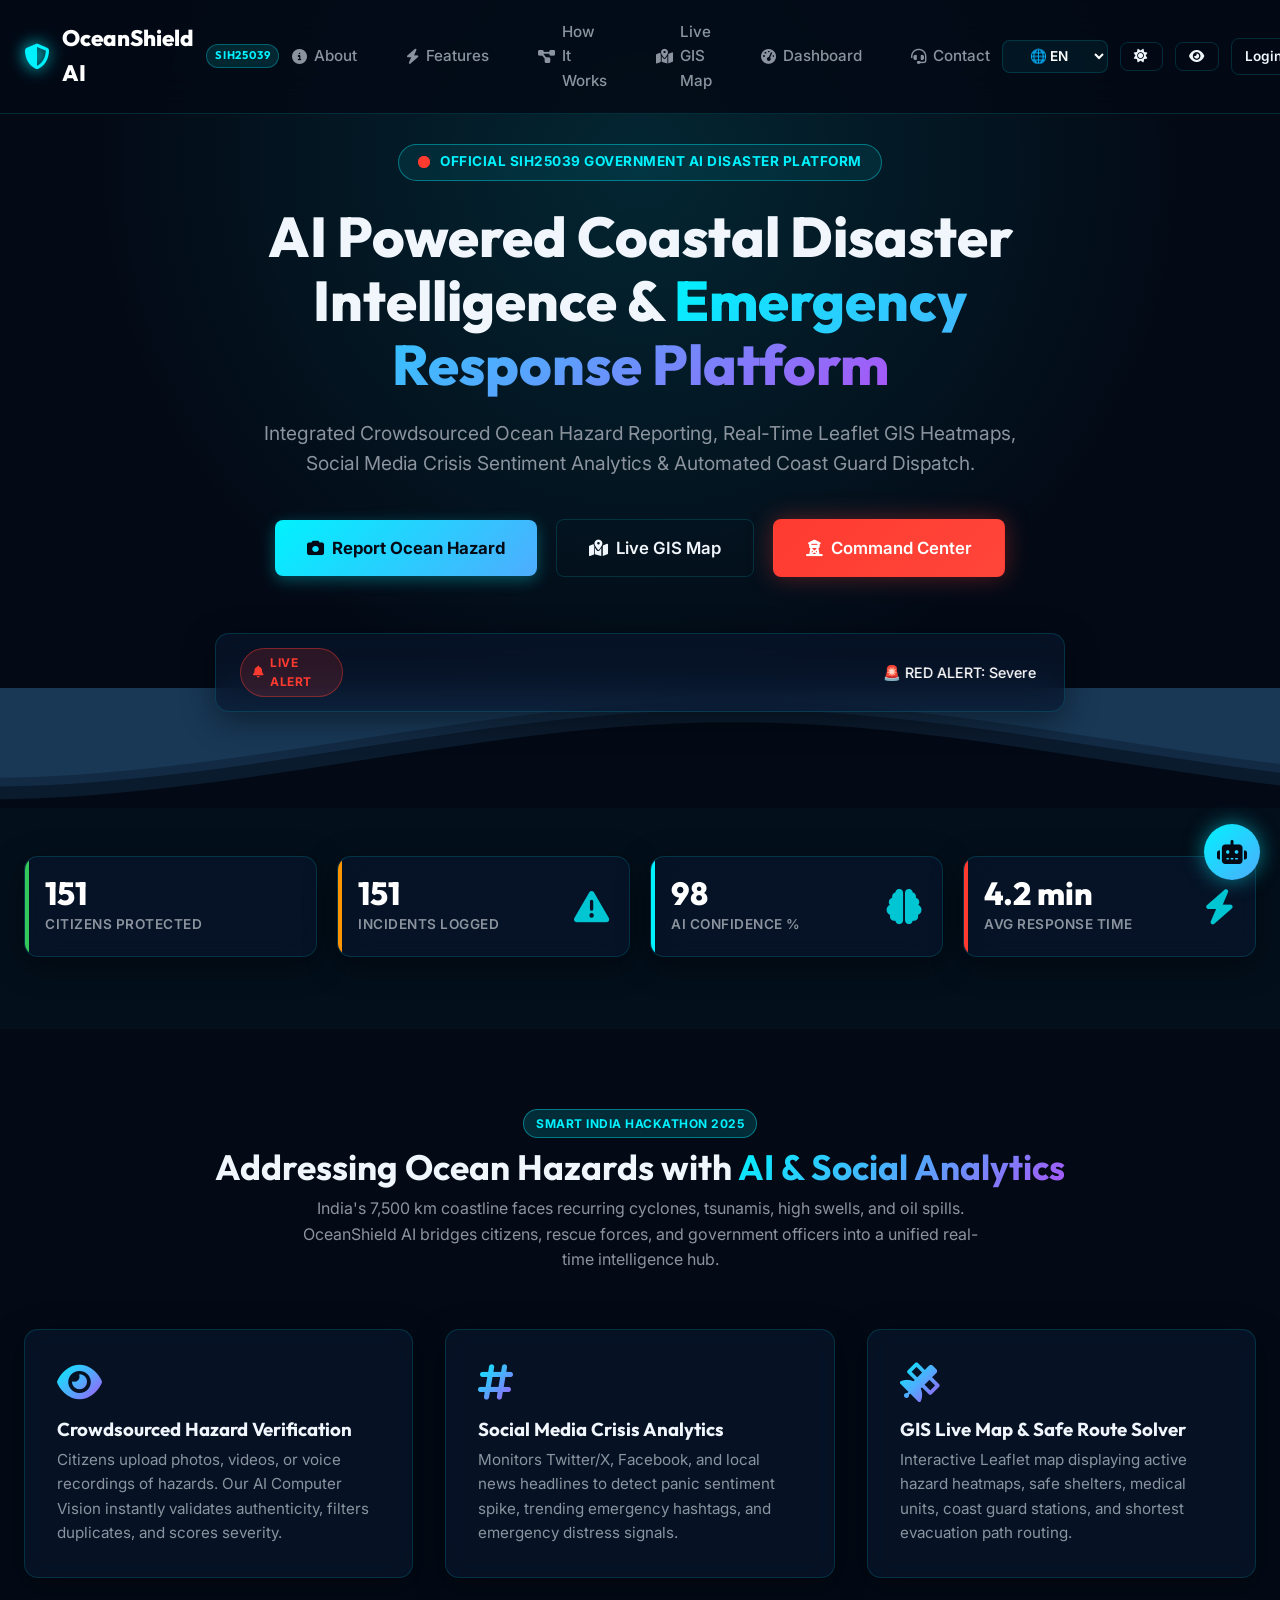
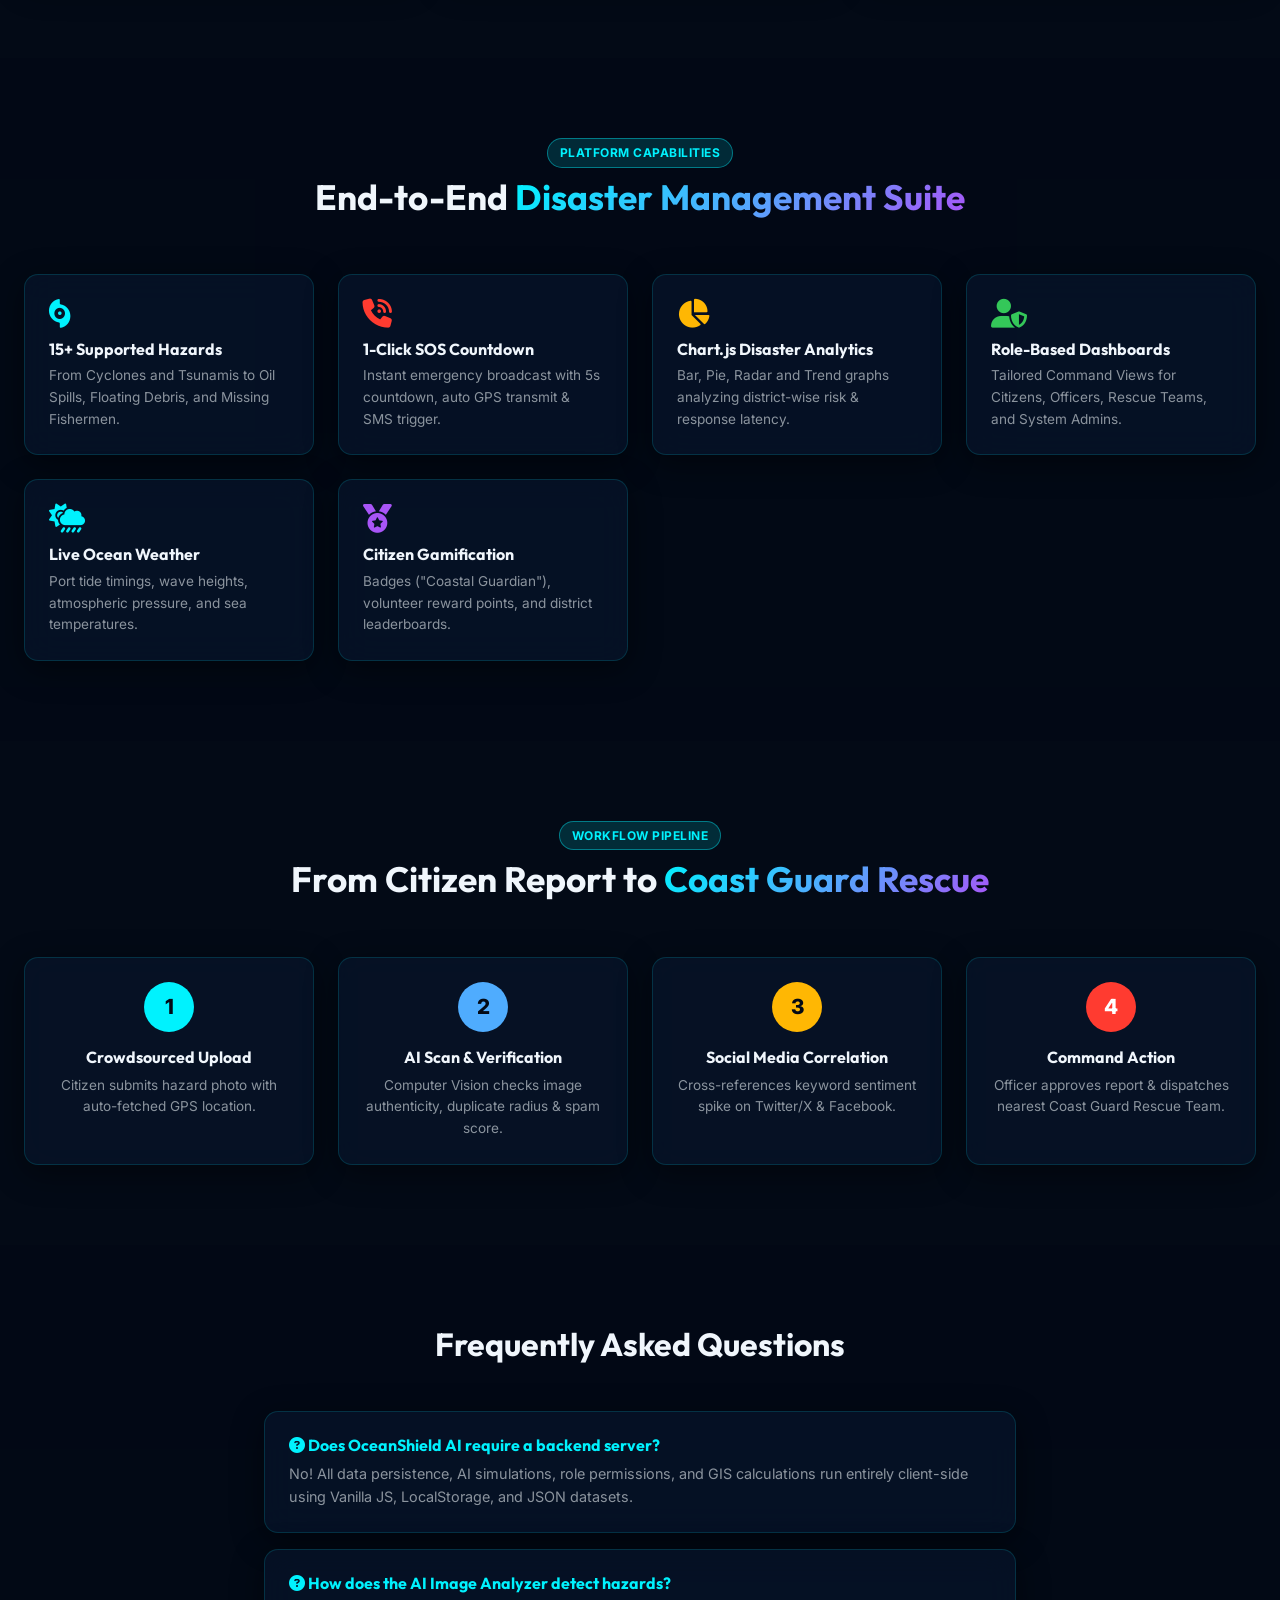
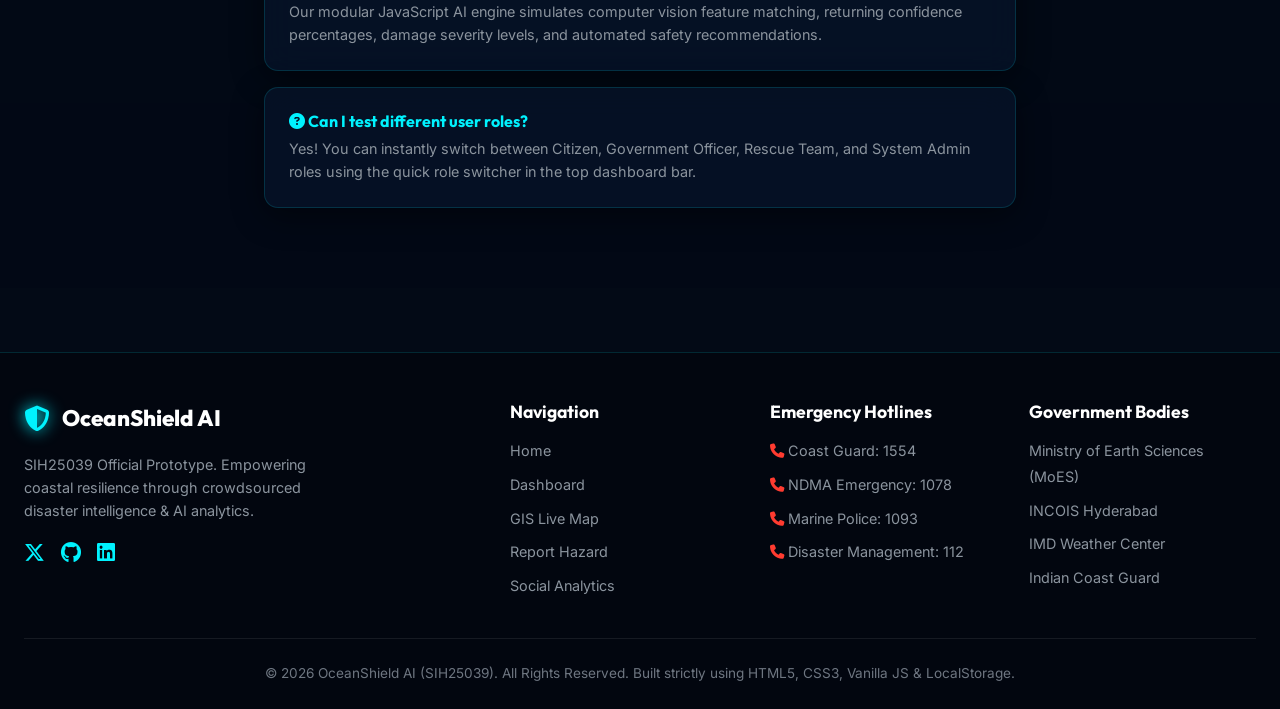
<file: index.html>
<!DOCTYPE html>
<html lang="en" data-theme="dark">
<head>
  <meta charset="UTF-8">
  <meta name="viewport" content="width=device-width, initial-scale=1.0">
  <title>OceanShield AI - Integrated Platform for Crowdsourced Ocean Hazard Reporting & Social Analytics</title>
  <meta name="description" content="AI Powered Coastal Disaster Intelligence & Emergency Response Platform for SIH25039. Instant hazard verification, GIS mapping, and command center response.">
  
  <!-- CSS Dependencies -->
  <link rel="stylesheet" href="https://cdnjs.cloudflare.com/ajax/libs/font-awesome/6.4.0/css/all.min.css">
  <link rel="stylesheet" href="css/style.css">
  <link rel="stylesheet" href="css/dashboard.css">
  <link rel="stylesheet" href="css/animations.css">
  <link rel="stylesheet" href="css/responsive.css">
</head>
<body>

  <!-- Animated Splash Screen -->
  <div id="splash-screen">
    <div class="splash-spinner"></div>
    <h2 class="text-gradient" style="font-size: 1.8rem; font-family: var(--font-heading);">OceanShield AI</h2>
    <p style="color: var(--text-muted); font-size: 0.9rem; margin-top: 0.4rem;">Initializing Coastal Disaster Intelligence System...</p>
  </div>

  <!-- Navigation Bar -->
  <nav class="navbar">
    <div class="container navbar-inner">
      <a href="index.html" class="brand-logo">
        <i class="fa-solid fa-shield-halved"></i>
        <span>OceanShield AI</span>
        <span class="emblem-tag">SIH25039</span>
      </a>

      <ul class="nav-links" id="nav-links">
        <li><a href="#about" class="nav-link"><i class="fa-solid fa-circle-info"></i> About</a></li>
        <li><a href="#features" class="nav-link"><i class="fa-solid fa-bolt"></i> Features</a></li>
        <li><a href="#how-it-works" class="nav-link"><i class="fa-solid fa-diagram-project"></i> How It Works</a></li>
        <li><a href="map.html" class="nav-link"><i class="fa-solid fa-map-location-dot"></i> Live GIS Map</a></li>
        <li><a href="dashboard.html" class="nav-link"><i class="fa-solid fa-gauge-high"></i> Dashboard</a></li>
        <li><a href="#contact" class="nav-link"><i class="fa-solid fa-headset"></i> Contact</a></li>
      </ul>

      <div class="nav-actions">
        <!-- Language Switcher -->
        <select onchange="changeLanguage(this.value)" class="btn btn-outline btn-sm" style="background: rgba(0,242,254,0.05); color: #fff; font-weight: 600;">
          <option value="en" selected>🌐 EN</option>
          <option value="tn">🌐 Tamil</option>
          <option value="hi">🌐 Hindi</option>
        </select>

        <!-- Theme Toggle -->
        <button id="theme-toggle-btn" class="btn btn-outline btn-sm" title="Toggle Theme">
          <i class="fa-solid fa-sun"></i>
        </button>

        <!-- High Contrast Accessibility Toggle -->
        <button id="accessibility-toggle-btn" class="btn btn-outline btn-sm" title="High Contrast Mode">
          <i class="fa-solid fa-eye"></i>
        </button>

        <a href="login.html" class="btn btn-outline btn-sm">Login</a>
        <a href="dashboard.html" class="btn btn-primary btn-sm">Launch Portal</a>
        <button class="mobile-menu-btn" id="mobile-menu-btn"><i class="fa-solid fa-bars"></i></button>
      </div>
    </div>
  </nav>

  <!-- Hero Section -->
  <section class="hero" style="position: relative; padding: 9rem 0 6rem; overflow: hidden; background: radial-gradient(circle at 50% 20%, rgba(0, 242, 254, 0.12) 0%, transparent 60%);">
    <div class="container" style="position: relative; z-index: 5; text-align: center;">
      
      <div style="display: inline-flex; align-items: center; gap: 0.6rem; padding: 0.4rem 1.2rem; background: rgba(0, 242, 254, 0.08); border: 1px solid var(--border-glow); border-radius: var(--radius-full); margin-bottom: 1.5rem;" class="glow-border">
        <span class="pulse-beacon critical"></span>
        <span style="font-size: 0.85rem; font-weight: 700; color: var(--cyan-primary); letter-spacing: 0.5px;">OFFICIAL SIH25039 GOVERNMENT AI DISASTER PLATFORM</span>
      </div>

      <h1 class="hero-title" style="font-size: 3.5rem; font-weight: 800; max-width: 900px; margin: 0 auto 1.25rem; line-height: 1.15;" data-i18n="heroTitle">
        AI Powered Coastal Disaster Intelligence & <span class="text-gradient">Emergency Response Platform</span>
      </h1>

      <p style="font-size: 1.2rem; color: var(--text-muted); max-width: 760px; margin: 0 auto 2.5rem;" data-i18n="tagline">
        Integrated Crowdsourced Ocean Hazard Reporting, Real-Time Leaflet GIS Heatmaps, Social Media Crisis Sentiment Analytics & Automated Coast Guard Dispatch.
      </p>

      <div style="display: flex; align-items: center; justify-content: center; gap: 1.2rem; flex-wrap: wrap;">
        <a href="report.html" class="btn btn-primary" style="padding: 0.9rem 2rem; font-size: 1.05rem;" data-i18n="reportHazard">
          <i class="fa-solid fa-camera"></i> Report Ocean Hazard
        </a>
        <a href="map.html" class="btn btn-outline" style="padding: 0.9rem 2rem; font-size: 1.05rem;" data-i18n="liveMap">
          <i class="fa-solid fa-map-location-dot"></i> Live GIS Map
        </a>
        <a href="dashboard.html" class="btn btn-danger" style="padding: 0.9rem 2rem; font-size: 1.05rem;">
          <i class="fa-solid fa-tower-observation"></i> Command Center
        </a>
      </div>

      <!-- Quick Live Alert Ticker -->
      <div class="glass-card" style="max-width: 850px; margin: 3.5rem auto 0; padding: 0.9rem 1.5rem; display: flex; align-items: center; gap: 1rem; text-align: left;">
        <span class="badge badge-critical"><i class="fa-solid fa-bell"></i> LIVE ALERT</span>
        <marquee style="font-size: 0.9rem; color: #fff; font-weight: 500;">
          🚨 RED ALERT: Severe Cyclonic Storm approaching North AP Coast | Orange Swell Surge Warning active for Marina Beach, Chennai | Coast Guard Boats on High Standby.
        </marquee>
      </div>
    </div>

    <!-- Animated Waves Layer -->
    <div class="wave-container">
      <svg class="wave-svg" viewBox="0 24 150 28" preserveAspectRatio="none">
        <defs>
          <path id="gentle-wave" d="M-160 44c30 0 58-18 88-18s 58 18 88 18 58-18 88-18 58 18 88 18 v44h-352z" />
        </defs>
        <g class="wave-path">
          <use href="#gentle-wave" x="48" y="0" />
          <use href="#gentle-wave" x="48" y="3" />
          <use href="#gentle-wave" x="48" y="5" />
        </g>
      </svg>
    </div>
  </section>

  <!-- Statistics Counters -->
  <section style="padding: 3rem 0; background: rgba(0, 242, 254, 0.02); border-y: 1px solid var(--border-color);">
    <div class="container stats-grid">
      <div class="glass-card stat-card success">
        <div class="stat-info">
          <h3 id="stat-citizens">1450000</h3>
          <p data-i18n="citizensHelped">Citizens Protected</p>
        </div>
        <i class="fa-solid fa-users-shield stat-icon"></i>
      </div>

      <div class="glass-card stat-card warning">
        <div class="stat-info">
          <h3 id="stat-incidents">12480</h3>
          <p data-i18n="incidentsLogged">Incidents Logged</p>
        </div>
        <i class="fa-solid fa-triangle-exclamation stat-icon"></i>
      </div>

      <div class="glass-card stat-card">
        <div class="stat-info">
          <h3 id="stat-accuracy">98</h3>
          <p data-i18n="aiAccuracy">AI Confidence %</p>
        </div>
        <i class="fa-solid fa-brain stat-icon"></i>
      </div>

      <div class="glass-card stat-card critical">
        <div class="stat-info">
          <h3>4.2 min</h3>
          <p>Avg Response Time</p>
        </div>
        <i class="fa-solid fa-bolt stat-icon"></i>
      </div>
    </div>
  </section>

  <!-- About & Problem Statement Section -->
  <section id="about" style="padding: 5rem 0;">
    <div class="container">
      <div style="text-align: center; margin-bottom: 3.5rem;">
        <span class="badge badge-info" style="margin-bottom: 0.5rem;">SMART INDIA HACKATHON 2025</span>
        <h2 style="font-size: 2.2rem;">Addressing Ocean Hazards with <span class="text-gradient">AI & Social Analytics</span></h2>
        <p style="color: var(--text-muted); max-width: 680px; margin: 0.5rem auto 0;">
          India's 7,500 km coastline faces recurring cyclones, tsunamis, high swells, and oil spills. OceanShield AI bridges citizens, rescue forces, and government officers into a unified real-time intelligence hub.
        </p>
      </div>

      <div style="display: grid; grid-template-columns: repeat(auto-fit, minmax(320px, 1fr)); gap: 2rem;">
        <div class="glass-card" style="padding: 2rem;">
          <i class="fa-solid fa-eye text-gradient" style="font-size: 2.5rem; margin-bottom: 1rem;"></i>
          <h3>Crowdsourced Hazard Verification</h3>
          <p style="color: var(--text-muted); font-size: 0.95rem; margin-top: 0.5rem;">
            Citizens upload photos, videos, or voice recordings of hazards. Our AI Computer Vision instantly validates authenticity, filters duplicates, and scores severity.
          </p>
        </div>

        <div class="glass-card" style="padding: 2rem;">
          <i class="fa-solid fa-hashtag text-gradient" style="font-size: 2.5rem; margin-bottom: 1rem;"></i>
          <h3>Social Media Crisis Analytics</h3>
          <p style="color: var(--text-muted); font-size: 0.95rem; margin-top: 0.5rem;">
            Monitors Twitter/X, Facebook, and local news headlines to detect panic sentiment spike, trending emergency hashtags, and emergency distress signals.
          </p>
        </div>

        <div class="glass-card" style="padding: 2rem;">
          <i class="fa-solid fa-satellite text-gradient" style="font-size: 2.5rem; margin-bottom: 1rem;"></i>
          <h3>GIS Live Map & Safe Route Solver</h3>
          <p style="color: var(--text-muted); font-size: 0.95rem; margin-top: 0.5rem;">
            Interactive Leaflet map displaying active hazard heatmaps, safe shelters, medical units, coast guard stations, and shortest evacuation path routing.
          </p>
        </div>
      </div>
    </div>
  </section>

  <!-- Features Grid Section -->
  <section id="features" style="padding: 5rem 0; background: rgba(2, 8, 20, 0.7);">
    <div class="container">
      <div style="text-align: center; margin-bottom: 3.5rem;">
        <span class="badge badge-info" style="margin-bottom: 0.5rem;">PLATFORM CAPABILITIES</span>
        <h2 style="font-size: 2.2rem;">End-to-End <span class="text-gradient">Disaster Management Suite</span></h2>
      </div>

      <div style="display: grid; grid-template-columns: repeat(auto-fit, minmax(280px, 1fr)); gap: 1.5rem;">
        <div class="glass-card" style="padding: 1.5rem;">
          <i class="fa-solid fa-hurricane" style="color: var(--cyan-primary); font-size: 1.8rem; margin-bottom: 0.75rem;"></i>
          <h4>15+ Supported Hazards</h4>
          <p style="color: var(--text-muted); font-size: 0.85rem; margin-top: 0.4rem;">From Cyclones and Tsunamis to Oil Spills, Floating Debris, and Missing Fishermen.</p>
        </div>

        <div class="glass-card" style="padding: 1.5rem;">
          <i class="fa-solid fa-phone-volume" style="color: var(--color-critical); font-size: 1.8rem; margin-bottom: 0.75rem;"></i>
          <h4>1-Click SOS Countdown</h4>
          <p style="color: var(--text-muted); font-size: 0.85rem; margin-top: 0.4rem;">Instant emergency broadcast with 5s countdown, auto GPS transmit & SMS trigger.</p>
        </div>

        <div class="glass-card" style="padding: 1.5rem;">
          <i class="fa-solid fa-chart-pie" style="color: var(--gold-accent); font-size: 1.8rem; margin-bottom: 0.75rem;"></i>
          <h4>Chart.js Disaster Analytics</h4>
          <p style="color: var(--text-muted); font-size: 0.85rem; margin-top: 0.4rem;">Bar, Pie, Radar and Trend graphs analyzing district-wise risk & response latency.</p>
        </div>

        <div class="glass-card" style="padding: 1.5rem;">
          <i class="fa-solid fa-user-shield" style="color: var(--color-low); font-size: 1.8rem; margin-bottom: 0.75rem;"></i>
          <h4>Role-Based Dashboards</h4>
          <p style="color: var(--text-muted); font-size: 0.85rem; margin-top: 0.4rem;">Tailored Command Views for Citizens, Officers, Rescue Teams, and System Admins.</p>
        </div>

        <div class="glass-card" style="padding: 1.5rem;">
          <i class="fa-solid fa-cloud-sun-rain" style="color: var(--cyan-primary); font-size: 1.8rem; margin-bottom: 0.75rem;"></i>
          <h4>Live Ocean Weather</h4>
          <p style="color: var(--text-muted); font-size: 0.85rem; margin-top: 0.4rem;">Port tide timings, wave heights, atmospheric pressure, and sea temperatures.</p>
        </div>

        <div class="glass-card" style="padding: 1.5rem;">
          <i class="fa-solid fa-medal" style="color: #a855f7; font-size: 1.8rem; margin-bottom: 0.75rem;"></i>
          <h4>Citizen Gamification</h4>
          <p style="color: var(--text-muted); font-size: 0.85rem; margin-top: 0.4rem;">Badges ("Coastal Guardian"), volunteer reward points, and district leaderboards.</p>
        </div>
      </div>
    </div>
  </section>

  <!-- How It Works Section -->
  <section id="how-it-works" style="padding: 5rem 0;">
    <div class="container">
      <div style="text-align: center; margin-bottom: 3.5rem;">
        <span class="badge badge-info" style="margin-bottom: 0.5rem;">WORKFLOW PIPELINE</span>
        <h2 style="font-size: 2.2rem;">From Citizen Report to <span class="text-gradient">Coast Guard Rescue</span></h2>
      </div>

      <div style="display: grid; grid-template-columns: repeat(auto-fit, minmax(240px, 1fr)); gap: 1.5rem;">
        <div class="glass-card" style="padding: 1.5rem; text-align: center;">
          <div style="width: 50px; height: 50px; border-radius: 50%; background: var(--cyan-primary); color: #030a16; font-weight: 800; font-size: 1.3rem; display: flex; align-items: center; justify-content: center; margin: 0 auto 1rem;">1</div>
          <h4>Crowdsourced Upload</h4>
          <p style="color: var(--text-muted); font-size: 0.85rem; margin-top: 0.5rem;">Citizen submits hazard photo with auto-fetched GPS location.</p>
        </div>

        <div class="glass-card" style="padding: 1.5rem; text-align: center;">
          <div style="width: 50px; height: 50px; border-radius: 50%; background: var(--blue-accent); color: #030a16; font-weight: 800; font-size: 1.3rem; display: flex; align-items: center; justify-content: center; margin: 0 auto 1rem;">2</div>
          <h4>AI Scan & Verification</h4>
          <p style="color: var(--text-muted); font-size: 0.85rem; margin-top: 0.5rem;">Computer Vision checks image authenticity, duplicate radius & spam score.</p>
        </div>

        <div class="glass-card" style="padding: 1.5rem; text-align: center;">
          <div style="width: 50px; height: 50px; border-radius: 50%; background: var(--gold-accent); color: #030a16; font-weight: 800; font-size: 1.3rem; display: flex; align-items: center; justify-content: center; margin: 0 auto 1rem;">3</div>
          <h4>Social Media Correlation</h4>
          <p style="color: var(--text-muted); font-size: 0.85rem; margin-top: 0.5rem;">Cross-references keyword sentiment spike on Twitter/X & Facebook.</p>
        </div>

        <div class="glass-card" style="padding: 1.5rem; text-align: center;">
          <div style="width: 50px; height: 50px; border-radius: 50%; background: var(--color-critical); color: #fff; font-weight: 800; font-size: 1.3rem; display: flex; align-items: center; justify-content: center; margin: 0 auto 1rem;">4</div>
          <h4>Command Action</h4>
          <p style="color: var(--text-muted); font-size: 0.85rem; margin-top: 0.5rem;">Officer approves report & dispatches nearest Coast Guard Rescue Team.</p>
        </div>
      </div>
    </div>
  </section>

  <!-- FAQ Section -->
  <section style="padding: 5rem 0; background: rgba(2, 8, 20, 0.7);">
    <div class="container" style="max-width: 800px;">
      <div style="text-align: center; margin-bottom: 3rem;">
        <h2 style="font-size: 2rem;">Frequently Asked Questions</h2>
      </div>

      <div class="glass-card" style="padding: 1.5rem; margin-bottom: 1rem;">
        <h4 style="color: var(--cyan-primary);"><i class="fa-solid fa-circle-question"></i> Does OceanShield AI require a backend server?</h4>
        <p style="color: var(--text-muted); font-size: 0.9rem; margin-top: 0.4rem;">No! All data persistence, AI simulations, role permissions, and GIS calculations run entirely client-side using Vanilla JS, LocalStorage, and JSON datasets.</p>
      </div>

      <div class="glass-card" style="padding: 1.5rem; margin-bottom: 1rem;">
        <h4 style="color: var(--cyan-primary);"><i class="fa-solid fa-circle-question"></i> How does the AI Image Analyzer detect hazards?</h4>
        <p style="color: var(--text-muted); font-size: 0.9rem; margin-top: 0.4rem;">Our modular JavaScript AI engine simulates computer vision feature matching, returning confidence percentages, damage severity levels, and automated safety recommendations.</p>
      </div>

      <div class="glass-card" style="padding: 1.5rem;">
        <h4 style="color: var(--cyan-primary);"><i class="fa-solid fa-circle-question"></i> Can I test different user roles?</h4>
        <p style="color: var(--text-muted); font-size: 0.9rem; margin-top: 0.4rem;">Yes! You can instantly switch between Citizen, Government Officer, Rescue Team, and System Admin roles using the quick role switcher in the top dashboard bar.</p>
      </div>
    </div>
  </section>

  <!-- Footer -->
  <footer class="footer" id="contact">
    <div class="container">
      <div class="footer-grid">
        <div class="footer-col">
          <div class="brand-logo" style="margin-bottom: 1rem;">
            <i class="fa-solid fa-shield-halved"></i>
            <span>OceanShield AI</span>
          </div>
          <p style="color: var(--text-muted); font-size: 0.9rem; max-width: 320px;">
            SIH25039 Official Prototype. Empowering coastal resilience through crowdsourced disaster intelligence & AI analytics.
          </p>
          <div style="display: flex; gap: 1rem; margin-top: 1.25rem;">
            <a href="#"><i class="fa-brands fa-x-twitter" style="font-size: 1.3rem;"></i></a>
            <a href="#"><i class="fa-brands fa-github" style="font-size: 1.3rem;"></i></a>
            <a href="#"><i class="fa-brands fa-linkedin" style="font-size: 1.3rem;"></i></a>
          </div>
        </div>

        <div class="footer-col">
          <h4>Navigation</h4>
          <ul class="footer-links">
            <li><a href="index.html">Home</a></li>
            <li><a href="dashboard.html">Dashboard</a></li>
            <li><a href="map.html">GIS Live Map</a></li>
            <li><a href="report.html">Report Hazard</a></li>
            <li><a href="analytics.html">Social Analytics</a></li>
          </ul>
        </div>

        <div class="footer-col">
          <h4>Emergency Hotlines</h4>
          <ul class="footer-links">
            <li><a href="#"><i class="fa-solid fa-phone" style="color: var(--color-critical);"></i> Coast Guard: 1554</a></li>
            <li><a href="#"><i class="fa-solid fa-phone" style="color: var(--color-critical);"></i> NDMA Emergency: 1078</a></li>
            <li><a href="#"><i class="fa-solid fa-phone" style="color: var(--color-critical);"></i> Marine Police: 1093</a></li>
            <li><a href="#"><i class="fa-solid fa-phone" style="color: var(--color-critical);"></i> Disaster Management: 112</a></li>
          </ul>
        </div>

        <div class="footer-col">
          <h4>Government Bodies</h4>
          <ul class="footer-links">
            <li><a href="#">Ministry of Earth Sciences (MoES)</a></li>
            <li><a href="#">INCOIS Hyderabad</a></li>
            <li><a href="#">IMD Weather Center</a></li>
            <li><a href="#">Indian Coast Guard</a></li>
          </ul>
        </div>
      </div>

      <div class="footer-bottom">
        <p>© 2026 OceanShield AI (SIH25039). All Rights Reserved. Built strictly using HTML5, CSS3, Vanilla JS & LocalStorage.</p>
      </div>
    </div>
  </footer>

  <!-- Core Scripts -->
  <script src="js/storage.js"></script>
  <script src="js/utils.js"></script>
  <script src="js/auth.js"></script>
  <script src="js/ai.js"></script>
  <script src="js/app.js"></script>
  <script src="js/chatbot.js"></script>

  <script>
    // Animate stats on load
    document.addEventListener('DOMContentLoaded', () => {
      setTimeout(() => {
        animateCounter('stat-citizens', 1450000, 2000);
        animateCounter('stat-incidents', 12480, 1800);
        animateCounter('stat-accuracy', 98, 1500);
      }, 800);
    });
  </script>
</body>
</html>
</file>
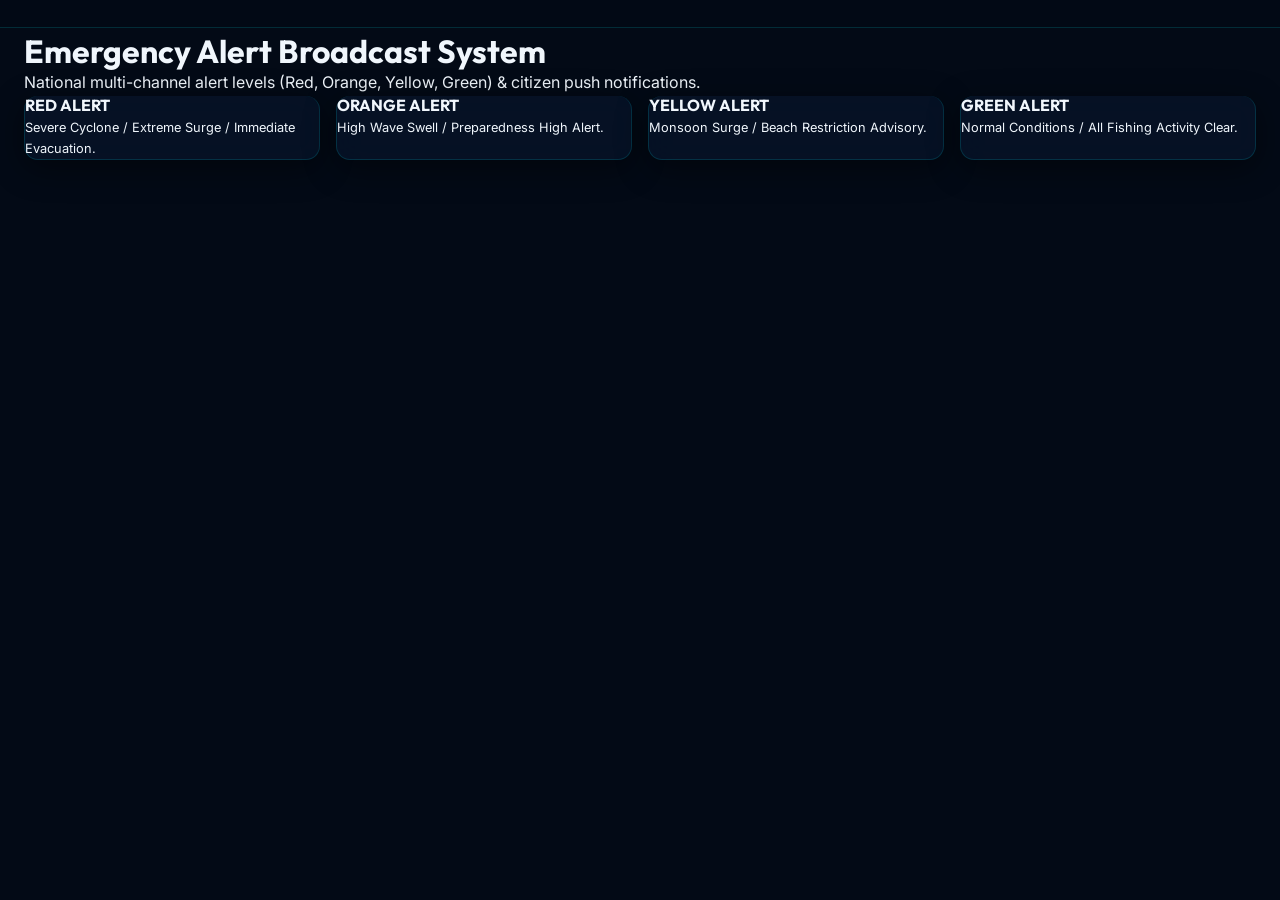
<file: alerts.html>
<!DOCTYPE html>
<html lang="en" data-theme="dark">
<head>
  <meta charset="UTF-8">
  <meta name="viewport" content="width=device-width, initial-scale=1.0">
  <title>Emergency Alerts - OceanShield AI</title>
  <link rel="stylesheet" href="css/style.css">
  <link rel="stylesheet" href="css/dashboard.css">
  <link rel="stylesheet" href="css/animations.css">
  <link rel="stylesheet" href="css/responsive.css">
  <link rel="stylesheet" href="https://cdnjs.cloudflare.com/ajax/libs/font-awesome/6.4.0/css/all.min.css">
</head>
<body>
  <header id="main-navbar" class="navbar"></header>

  <main class="container" style="padding-top:2rem;padding-bottom:4rem;flex:1;">
    <div class="dashboard-header-bar">
      <div class="dashboard-title-group">
        <h1>Emergency Alert Broadcast System</h1>
        <p>National multi-channel alert levels (Red, Orange, Yellow, Green) & citizen push notifications.</p>
      </div>
    </div>

    <!-- Alert Levels Explanation Cards -->
    <div style="display:grid;grid-template-columns:repeat(auto-fit, minmax(220px, 1fr));gap:1rem;margin-bottom:2rem;">
      <div class="glass-card" style="border-top:4px solid var(--color-danger);">
        <h4 style="color:var(--color-danger);">RED ALERT</h4>
        <p style="font-size:0.8rem;color:var(--text-secondary);margin-top:0.2rem;">Severe Cyclone / Extreme Surge / Immediate Evacuation.</p>
      </div>
      <div class="glass-card" style="border-top:4px solid var(--color-orange);">
        <h4 style="color:var(--color-orange);">ORANGE ALERT</h4>
        <p style="font-size:0.8rem;color:var(--text-secondary);margin-top:0.2rem;">High Wave Swell / Preparedness High Alert.</p>
      </div>
      <div class="glass-card" style="border-top:4px solid var(--color-warning);">
        <h4 style="color:var(--color-warning);">YELLOW ALERT</h4>
        <p style="font-size:0.8rem;color:var(--text-secondary);margin-top:0.2rem;">Monsoon Surge / Beach Restriction Advisory.</p>
      </div>
      <div class="glass-card" style="border-top:4px solid var(--color-success);">
        <h4 style="color:var(--color-success);">GREEN ALERT</h4>
        <p style="font-size:0.8rem;color:var(--text-secondary);margin-top:0.2rem;">Normal Conditions / All Fishing Activity Clear.</p>
      </div>
    </div>

    <!-- Active Alerts Feed -->
    <div id="alerts-list-container"></div>
  </main>

  <footer id="main-footer"></footer>

  <script src="js/storage.js"></script>
  <script src="js/utils.js"></script>
  <script src="js/auth.js"></script>
  <script src="js/app.js"></script>
  <script src="js/alerts.js"></script>
</body>
</html>
</file>
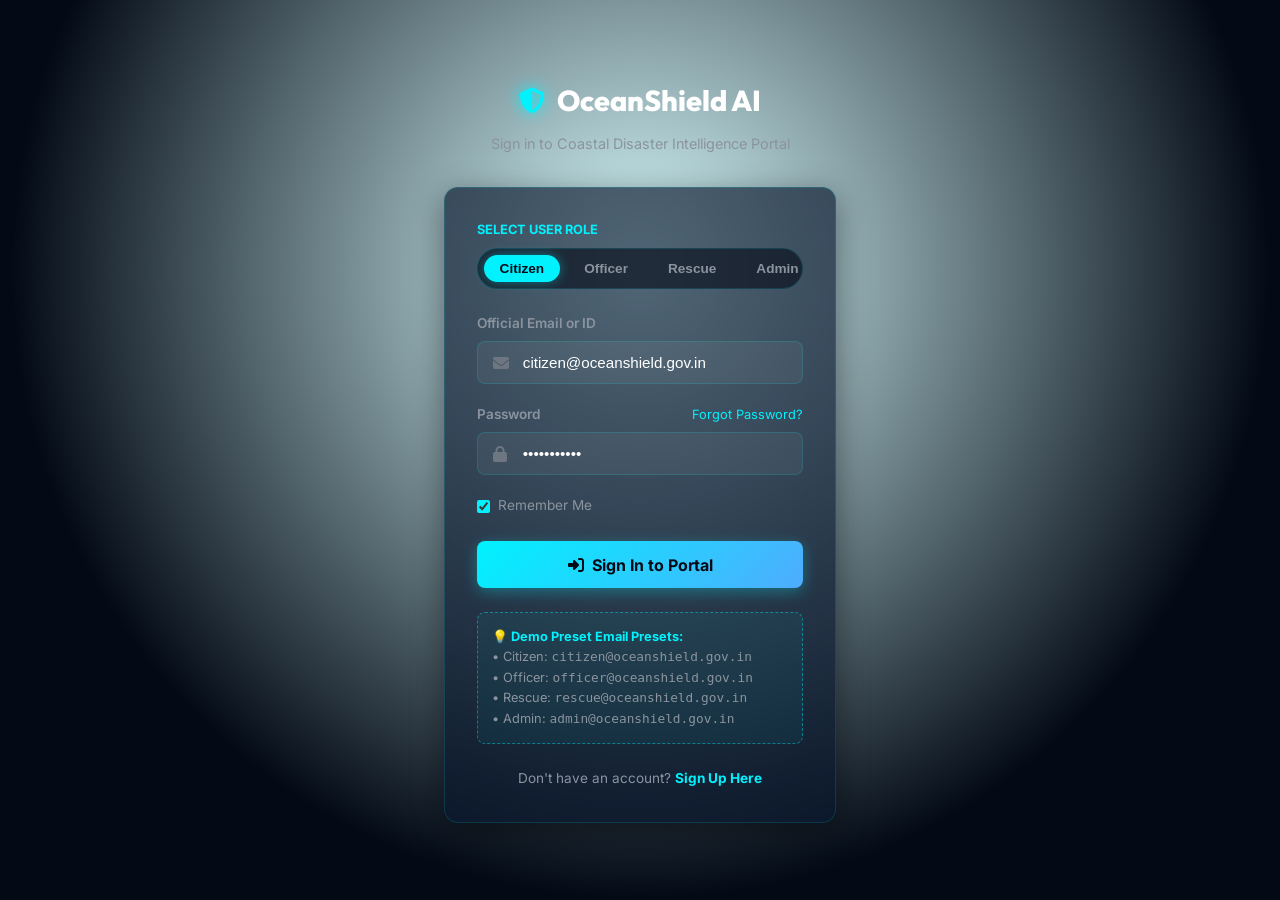
<file: login.html>
<!DOCTYPE html>
<html lang="en" data-theme="dark">
<head>
  <meta charset="UTF-8">
  <meta name="viewport" content="width=device-width, initial-scale=1.0">
  <title>Login - OceanShield AI Portal</title>
  
  <link rel="stylesheet" href="https://cdnjs.cloudflare.com/ajax/libs/font-awesome/6.4.0/css/all.min.css">
  <link rel="stylesheet" href="css/style.css">
  <link rel="stylesheet" href="css/dashboard.css">
  <link rel="stylesheet" href="css/animations.css">
</head>
<body style="display: flex; flex-direction: column; justify-content: center; align-items: center; min-height: 100vh; padding: 2rem 0; background: radial-gradient(circle at 50% 30%, rgba(0, 242, 254, 0.15) 0%, #030a16 70%);">

  <div class="container" style="max-width: 440px; width: 100%;">
    <div style="text-align: center; margin-bottom: 2rem;">
      <a href="index.html" class="brand-logo" style="justify-content: center; font-size: 1.8rem; margin-bottom: 0.5rem;">
        <i class="fa-solid fa-shield-halved"></i>
        <span>OceanShield AI</span>
      </a>
      <p style="color: var(--text-muted); font-size: 0.9rem;">Sign in to Coastal Disaster Intelligence Portal</p>
    </div>

    <div class="glass-card" style="padding: 2rem;">
      <form id="login-form">
        
        <!-- Role Selection Tabs -->
        <div style="margin-bottom: 1.5rem;">
          <label style="font-size: 0.8rem; font-weight: 700; color: var(--cyan-primary); text-transform: uppercase; display: block; margin-bottom: 0.5rem;">Select User Role</label>
          <div class="role-switcher-bar" style="justify-content: space-around;">
            <button type="button" class="role-btn active" data-role="Citizen" onclick="selectLoginRole('Citizen', this)">Citizen</button>
            <button type="button" class="role-btn" data-role="Government Officer" onclick="selectLoginRole('Government Officer', this)">Officer</button>
            <button type="button" class="role-btn" data-role="Rescue Team" onclick="selectLoginRole('Rescue Team', this)">Rescue</button>
            <button type="button" class="role-btn" data-role="Admin" onclick="selectLoginRole('Admin', this)">Admin</button>
          </div>
        </div>

        <div style="margin-bottom: 1.25rem;">
          <label style="font-size: 0.85rem; font-weight: 600; color: var(--text-muted); display: block; margin-bottom: 0.4rem;">Official Email or ID</label>
          <div style="position: relative;">
            <i class="fa-solid fa-envelope" style="position: absolute; left: 1rem; top: 50%; transform: translateY(-50%); color: var(--text-dim);"></i>
            <input type="email" id="login-email" value="citizen@oceanshield.gov.in" required style="width: 100%; padding: 0.75rem 1rem 0.75rem 2.8rem; background: rgba(255, 255, 255, 0.05); border: 1px solid var(--border-color); border-radius: var(--radius-sm); color: #fff; font-size: 0.95rem;">
          </div>
        </div>

        <div style="margin-bottom: 1.25rem;">
          <div style="display: flex; justify-content: space-between; align-items: center; margin-bottom: 0.4rem;">
            <label style="font-size: 0.85rem; font-weight: 600; color: var(--text-muted);">Password</label>
            <a href="#" onclick="triggerOTPModal()" style="font-size: 0.8rem;">Forgot Password?</a>
          </div>
          <div style="position: relative;">
            <i class="fa-solid fa-lock" style="position: absolute; left: 1rem; top: 50%; transform: translateY(-50%); color: var(--text-dim);"></i>
            <input type="password" id="login-password" value="password123" required style="width: 100%; padding: 0.75rem 1rem 0.75rem 2.8rem; background: rgba(255, 255, 255, 0.05); border: 1px solid var(--border-color); border-radius: var(--radius-sm); color: #fff; font-size: 0.95rem;">
          </div>
        </div>

        <div style="display: flex; align-items: center; justify-content: space-between; margin-bottom: 1.5rem;">
          <label style="display: flex; align-items: center; gap: 0.5rem; font-size: 0.85rem; color: var(--text-muted); cursor: pointer;">
            <input type="checkbox" checked style="accent-color: var(--cyan-primary);"> Remember Me
          </label>
        </div>

        <button type="submit" class="btn btn-primary" style="width: 100%; padding: 0.85rem; font-size: 1rem;">
          <i class="fa-solid fa-right-to-bracket"></i> Sign In to Portal
        </button>
      </form>

      <!-- Quick Demo Credentials Box -->
      <div style="margin-top: 1.5rem; padding: 0.85rem; background: rgba(0, 242, 254, 0.05); border: 1px dashed var(--border-glow); border-radius: var(--radius-sm); font-size: 0.8rem; color: var(--text-muted);">
        <strong style="color: var(--cyan-primary);">💡 Demo Preset Email Presets:</strong><br>
        • Citizen: <code>citizen@oceanshield.gov.in</code><br>
        • Officer: <code>officer@oceanshield.gov.in</code><br>
        • Rescue: <code>rescue@oceanshield.gov.in</code><br>
        • Admin: <code>admin@oceanshield.gov.in</code>
      </div>

      <p style="text-align: center; font-size: 0.85rem; color: var(--text-muted); margin-top: 1.5rem;">
        Don't have an account? <a href="signup.html" style="font-weight: 700;">Sign Up Here</a>
      </p>
    </div>
  </div>

  <!-- Simulated OTP Modal -->
  <div id="otp-modal" class="glass-card" style="display: none; position: fixed; inset: 0; margin: auto; width: 90%; max-width: 400px; height: fit-content; padding: 2rem; z-index: 10000; background: var(--bg-modal); border-color: var(--border-glow);">
    <h3 style="margin-bottom: 0.5rem;">Simulated OTP Verification</h3>
    <p style="font-size: 0.85rem; color: var(--text-muted); margin-bottom: 1.2rem;">An instant 6-digit OTP code has been generated.</p>

    <div style="display: flex; gap: 0.5rem; justify-content: center; margin-bottom: 1.5rem;">
      <input type="text" maxlength="6" id="otp-input-field" placeholder="123456" style="text-align: center; font-size: 1.5rem; letter-spacing: 6px; padding: 0.6rem; width: 100%; background: rgba(255,255,255,0.08); border: 1px solid var(--cyan-primary); border-radius: var(--radius-sm); color: #fff;">
    </div>

    <button onclick="verifySimulatedOTP()" class="btn btn-primary" style="width: 100%;">Verify & Reset Password</button>
    <button onclick="closeOTPModal()" class="btn btn-outline btn-sm" style="width: 100%; margin-top: 0.6rem;">Cancel</button>
  </div>

  <script src="js/storage.js"></script>
  <script src="js/utils.js"></script>
  <script src="js/auth.js"></script>
  <script src="js/app.js"></script>

  <script>
    let selectedRole = 'Citizen';

    function selectLoginRole(role, btnEl) {
      selectedRole = role;
      document.querySelectorAll('.role-btn').forEach(b => b.classList.remove('active'));
      btnEl.classList.add('active');

      const emailMap = {
        'Citizen': 'citizen@oceanshield.gov.in',
        'Government Officer': 'officer@oceanshield.gov.in',
        'Rescue Team': 'rescue@oceanshield.gov.in',
        'Admin': 'admin@oceanshield.gov.in'
      };
      document.getElementById('login-email').value = emailMap[role];
    }

    document.getElementById('login-form').addEventListener('submit', (e) => {
      e.preventDefault();
      const email = document.getElementById('login-email').value;
      const pass = document.getElementById('login-password').value;
      
      if (Auth.login(email, pass, selectedRole)) {
        setTimeout(() => window.location.href = 'dashboard.html', 700);
      }
    });

    function triggerOTPModal() {
      const email = document.getElementById('login-email').value;
      const generatedOtp = Auth.sendOTPSimulated(email);
      document.getElementById('otp-input-field').value = generatedOtp;
      document.getElementById('otp-modal').style.display = 'block';
    }

    function closeOTPModal() {
      document.getElementById('otp-modal').style.display = 'none';
    }

    function verifySimulatedOTP() {
      showToast('OTP Verified successfully! Password reset granted.', 'success');
      closeOTPModal();
    }
  </script>
</body>
</html>
</file>
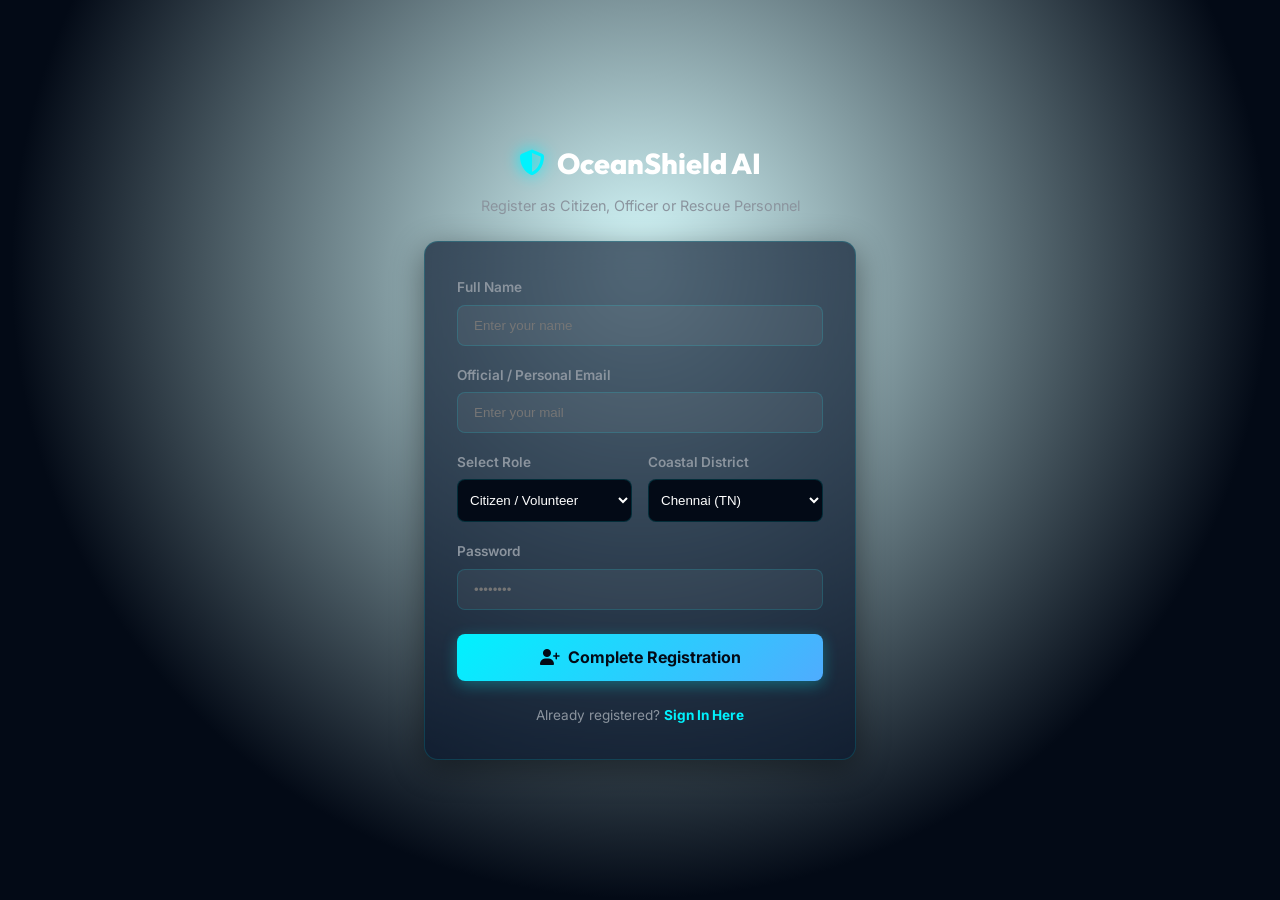
<file: signup.html>
<!DOCTYPE html>
<html lang="en" data-theme="dark">
<head>
  <meta charset="UTF-8">
  <meta name="viewport" content="width=device-width, initial-scale=1.0">
  <title>Sign Up - OceanShield AI</title>
  <link rel="stylesheet" href="https://cdnjs.cloudflare.com/ajax/libs/font-awesome/6.4.0/css/all.min.css">
  <link rel="stylesheet" href="css/style.css">
  <link rel="stylesheet" href="css/dashboard.css">
  <link rel="stylesheet" href="css/animations.css">
</head>
<body style="display: flex; flex-direction: column; justify-content: center; align-items: center; min-height: 100vh; padding: 2rem 0; background: radial-gradient(circle at 50% 30%, rgba(0, 242, 254, 0.15) 0%, #030a16 70%);">

  <div class="container" style="max-width: 480px; width: 100%;">
    <div style="text-align: center; margin-bottom: 1.5rem;">
      <a href="index.html" class="brand-logo" style="justify-content: center; font-size: 1.8rem; margin-bottom: 0.5rem;">
        <i class="fa-solid fa-shield-halved"></i>
        <span>OceanShield AI</span>
      </a>
      <p style="color: var(--text-muted); font-size: 0.9rem;">Register as Citizen, Officer or Rescue Personnel</p>
    </div>

    <div class="glass-card" style="padding: 2rem;">
      <form id="signup-form">
        
        <div style="margin-bottom: 1rem;">
          <label style="font-size: 0.85rem; font-weight: 600; color: var(--text-muted);">Full Name</label>
          <input type="text" id="signup-name" required placeholder="Enter your name" style="width: 100%; padding: 0.75rem 1rem; background: rgba(255,255,255,0.05); border: 1px solid var(--border-color); border-radius: var(--radius-sm); color: #fff; margin-top: 0.3rem;">
        </div>

        <div style="margin-bottom: 1rem;">
          <label style="font-size: 0.85rem; font-weight: 600; color: var(--text-muted);">Official / Personal Email</label>
          <input type="email" id="signup-email" required placeholder="Enter your mail" style="width: 100%; padding: 0.75rem 1rem; background: rgba(255,255,255,0.05); border: 1px solid var(--border-color); border-radius: var(--radius-sm); color: #fff; margin-top: 0.3rem;">
        </div>

        <div style="display: grid; grid-template-columns: 1fr 1fr; gap: 1rem; margin-bottom: 1rem;">
          <div>
            <label style="font-size: 0.85rem; font-weight: 600; color: var(--text-muted);">Select Role</label>
            <select id="signup-role" style="width: 100%; padding: 0.75rem 0.5rem; background: #030a16; border: 1px solid var(--border-color); border-radius: var(--radius-sm); color: #fff; margin-top: 0.3rem;">
              <option value="Citizen">Citizen / Volunteer</option>
              <option value="Government Officer">Government Officer</option>
              <option value="Rescue Team">Rescue Team / Coast Guard</option>
              <option value="Admin">System Admin</option>
            </select>
          </div>

          <div>
            <label style="font-size: 0.85rem; font-weight: 600; color: var(--text-muted);">Coastal District</label>
            <select id="signup-district" style="width: 100%; padding: 0.75rem 0.5rem; background: #030a16; border: 1px solid var(--border-color); border-radius: var(--radius-sm); color: #fff; margin-top: 0.3rem;">
              <option value="Chennai">Chennai (TN)</option>
              <option value="Visakhapatnam">Visakhapatnam (AP)</option>
              <option value="Kochi">Kochi (KL)</option>
              <option value="Mumbai">Mumbai (MH)</option>
              <option value="Puri">Puri (OD)</option>
            </select>
          </div>
        </div>

        <div style="margin-bottom: 1.5rem;">
          <label style="font-size: 0.85rem; font-weight: 600; color: var(--text-muted);">Password</label>
          <input type="password" id="signup-password" required placeholder="••••••••" style="width: 100%; padding: 0.75rem 1rem; background: rgba(255,255,255,0.05); border: 1px solid var(--border-color); border-radius: var(--radius-sm); color: #fff; margin-top: 0.3rem;">
        </div>

        <button type="submit" class="btn btn-primary" style="width: 100%; padding: 0.85rem; font-size: 1rem;">
          <i class="fa-solid fa-user-plus"></i> Complete Registration
        </button>
      </form>

      <p style="text-align: center; font-size: 0.85rem; color: var(--text-muted); margin-top: 1.5rem;">
        Already registered? <a href="login.html" style="font-weight: 700;">Sign In Here</a>
      </p>
    </div>
  </div>

  <script src="js/storage.js"></script>
  <script src="js/utils.js"></script>
  <script src="js/auth.js"></script>
  <script src="js/app.js"></script>
  <script>
    document.getElementById('signup-form').addEventListener('submit', (e) => {
      e.preventDefault();
      const userData = {
        name: document.getElementById('signup-name').value,
        email: document.getElementById('signup-email').value,
        role: document.getElementById('signup-role').value,
        district: document.getElementById('signup-district').value,
        state: 'India'
      };

      if (Auth.signup(userData)) {
        setTimeout(() => window.location.href = 'dashboard.html', 700);
      }
    });
  </script>
</body>
</html>
</file>
<file: css/style.css>
/* ==========================================================================
   OceanShield AI - Core Design System & CSS Variables
   SIH25039 - Government + AI SaaS Glassmorphism Dark Theme
   ========================================================================== */

@import url('https://fonts.googleapis.com/css2?family=Inter:wght@300;400;500;600;700;800&family=Outfit:wght@400;500;600;700;800;900&display=swap');

:root {
  /* Color Palette */
  --bg-dark: #030a16;
  --bg-card: rgba(8, 22, 45, 0.65);
  --bg-card-hover: rgba(13, 33, 68, 0.8);
  --bg-glass: rgba(15, 30, 60, 0.5);
  --bg-modal: rgba(4, 12, 28, 0.92);
  
  --border-color: rgba(0, 242, 254, 0.15);
  --border-glow: rgba(0, 242, 254, 0.4);
  
  /* Primary & Accent Colors */
  --cyan-primary: #00f2fe;
  --blue-accent: #4facfe;
  --deep-ocean: #0a2540;
  --gold-accent: #ffb703;
  
  /* Hazard & Status Colors */
  --color-critical: #ff3b30;
  --color-high: #ff9500;
  --color-medium: #ffcc00;
  --color-low: #34c759;
  --color-info: #00f2fe;
  
  /* Typography */
  --font-primary: 'Inter', sans-serif;
  --font-heading: 'Outfit', sans-serif;
  
  --text-main: #f0f6fc;
  --text-muted: #8b949e;
  --text-dim: #6e7681;
  
  /* Layout & Shadows */
  --radius-sm: 8px;
  --radius-md: 14px;
  --radius-lg: 20px;
  --radius-full: 9999px;
  
  --shadow-glass: 0 8px 32px 0 rgba(0, 0, 0, 0.45);
  --shadow-glow: 0 0 25px rgba(0, 242, 254, 0.25);
  --shadow-critical: 0 0 25px rgba(255, 59, 48, 0.35);
  
  --transition-fast: 0.2s cubic-bezier(0.4, 0, 0.2, 1);
  --transition-smooth: 0.35s cubic-bezier(0.4, 0, 0.2, 1);
}

/* Light Theme Variables */
[data-theme="light"] {
  --bg-dark: #f4f7fb;
  --bg-card: rgba(255, 255, 255, 0.85);
  --bg-card-hover: rgba(255, 255, 255, 0.98);
  --bg-glass: rgba(240, 245, 255, 0.75);
  --bg-modal: rgba(255, 255, 255, 0.96);
  --border-color: rgba(0, 120, 212, 0.2);
  --border-glow: rgba(0, 120, 212, 0.5);
  --text-main: #0c192c;
  --text-muted: #4a5568;
  --text-dim: #718096;
  --shadow-glass: 0 8px 30px rgba(0, 40, 90, 0.12);
}

/* Ocean Theme Variables */
[data-theme="ocean"] {
  --bg-dark: #04182f;
  --bg-card: rgba(6, 34, 59, 0.82);
  --bg-card-hover: rgba(8, 45, 82, 0.96);
  --bg-glass: rgba(6, 23, 52, 0.55);
  --bg-modal: rgba(4, 12, 28, 0.92);
  --border-color: rgba(0, 182, 255, 0.2);
  --border-glow: rgba(0, 182, 255, 0.45);
  --text-main: #e1f8ff;
  --text-muted: #a2c8e0;
  --text-dim: #8ab1c2;
  --cyan-primary: #4fd8ff;
  --blue-accent: #1d8cff;
  --shadow-glass: 0 8px 35px rgba(1, 46, 86, 0.35);
}

/* Sunrise Theme Variables */
[data-theme="sunrise"] {
  --bg-dark: #0f172a;
  --bg-card: rgba(255, 244, 229, 0.92);
  --bg-card-hover: rgba(255, 249, 238, 0.98);
  --bg-glass: rgba(255, 244, 229, 0.72);
  --bg-modal: rgba(18, 17, 31, 0.92);
  --border-color: rgba(255, 142, 0, 0.18);
  --border-glow: rgba(255, 142, 0, 0.45);
  --text-main: #111827;
  --text-muted: #6b7280;
  --text-dim: #4b5563;
  --cyan-primary: #ffb703;
  --blue-accent: #fb8500;
  --shadow-glass: 0 10px 35px rgba(71, 46, 9, 0.14);
}

/* High Contrast Accessibility Mode */
body.accessibility-contrast {
  --bg-dark: #000000 !important;
  --bg-card: #111111 !important;
  --text-main: #ffffff !important;
  --text-muted: #ffff00 !important;
  --border-color: #00ffff !important;
}

/* Global Reset */
*, *::before, *::after {
  box-sizing: border-box;
  margin: 0;
  padding: 0;
}

html {
  scroll-behavior: smooth;
  font-size: 16px;
}

body {
  font-family: var(--font-primary);
  background-color: var(--bg-dark);
  color: var(--text-main);
  line-height: 1.6;
  overflow-x: hidden;
  min-height: 100vh;
}

/* Typography Utility */
h1, h2, h3, h4, h5, h6 {
  font-family: var(--font-heading);
  color: var(--text-main);
  font-weight: 700;
  line-height: 1.2;
}

a {
  color: var(--cyan-primary);
  text-decoration: none;
  transition: color var(--transition-fast);
}

a:hover {
  color: var(--blue-accent);
}

/* Gradient Text */
.text-gradient {
  background: linear-gradient(135deg, var(--cyan-primary) 0%, var(--blue-accent) 50%, #a855f7 100%);
  -webkit-background-clip: text;
  -webkit-text-fill-color: transparent;
}

.text-gold {
  background: linear-gradient(135deg, #ffe600 0%, var(--gold-accent) 100%);
  -webkit-background-clip: text;
  -webkit-text-fill-color: transparent;
}

/* Container */
.container {
  max-width: 1280px;
  margin: 0 auto;
  padding: 0 1.5rem;
}

/* Glass Card */
.glass-card {
  background: var(--bg-card);
  backdrop-filter: blur(16px);
  -webkit-backdrop-filter: blur(16px);
  border: 1px solid var(--border-color);
  border-radius: var(--radius-md);
  box-shadow: var(--shadow-glass);
  transition: transform var(--transition-smooth), border-color var(--transition-smooth), box-shadow var(--transition-smooth);
}

.glass-card:hover {
  background: var(--bg-card-hover);
  border-color: var(--border-glow);
  box-shadow: var(--shadow-glow);
}

/* Navigation Bar */
.navbar {
  position: fixed;
  top: 0;
  left: 0;
  right: 0;
  z-index: 1000;
  background: rgba(3, 10, 22, 0.85);
  backdrop-filter: blur(20px);
  border-bottom: 1px solid var(--border-color);
  padding: 0.85rem 0;
}

.navbar-inner {
  display: flex;
  align-items: center;
  justify-content: space-between;
}

.brand-logo {
  display: flex;
  align-items: center;
  gap: 0.75rem;
  font-family: var(--font-heading);
  font-size: 1.4rem;
  font-weight: 800;
  color: #fff;
}

.brand-logo i {
  color: var(--cyan-primary);
  font-size: 1.6rem;
  filter: drop-shadow(0 0 8px var(--cyan-primary));
}

.emblem-tag {
  background: rgba(0, 242, 254, 0.12);
  border: 1px solid rgba(0, 242, 254, 0.3);
  color: var(--cyan-primary);
  font-size: 0.7rem;
  font-weight: 700;
  padding: 2px 8px;
  border-radius: var(--radius-full);
  text-transform: uppercase;
  letter-spacing: 0.8px;
}

.nav-links {
  display: flex;
  align-items: center;
  gap: 1.5rem;
  list-style: none;
}

.nav-link {
  color: var(--text-muted);
  font-weight: 500;
  font-size: 0.95rem;
  display: flex;
  align-items: center;
  gap: 0.4rem;
  padding: 0.4rem 0.8rem;
  border-radius: var(--radius-sm);
  transition: all var(--transition-fast);
}

.nav-link:hover, .nav-link.active {
  color: var(--cyan-primary);
  background: rgba(0, 242, 254, 0.08);
}

.nav-actions {
  display: flex;
  align-items: center;
  gap: 0.75rem;
}

/* Button Component */
.btn {
  display: inline-flex;
  align-items: center;
  justify-content: center;
  gap: 0.5rem;
  padding: 0.65rem 1.4rem;
  font-family: var(--font-primary);
  font-size: 0.95rem;
  font-weight: 600;
  border-radius: var(--radius-sm);
  border: 1px solid transparent;
  cursor: pointer;
  transition: all var(--transition-fast);
  text-align: center;
  white-space: nowrap;
}

.btn-primary {
  background: linear-gradient(135deg, var(--cyan-primary) 0%, var(--blue-accent) 100%);
  color: #030a16;
  border: none;
  font-weight: 700;
  box-shadow: 0 4px 15px rgba(0, 242, 254, 0.3);
}

.btn-primary:hover {
  transform: translateY(-2px);
  box-shadow: 0 6px 20px rgba(0, 242, 254, 0.45);
}

.btn-outline {
  background: transparent;
  border-color: var(--border-color);
  color: var(--text-main);
}

.btn-outline:hover {
  border-color: var(--cyan-primary);
  background: rgba(0, 242, 254, 0.1);
  color: var(--cyan-primary);
}

.btn-danger {
  background: linear-gradient(135deg, #ff3b30 0%, #ff453a 100%);
  color: #fff;
  box-shadow: var(--shadow-critical);
}

.btn-danger:hover {
  transform: translateY(-2px);
  box-shadow: 0 6px 22px rgba(255, 59, 48, 0.6);
}

.btn-sm {
  padding: 0.4rem 0.85rem;
  font-size: 0.85rem;
}

/* Badges */
.badge {
  display: inline-flex;
  align-items: center;
  gap: 0.35rem;
  padding: 0.25rem 0.75rem;
  border-radius: var(--radius-full);
  font-size: 0.75rem;
  font-weight: 700;
  text-transform: uppercase;
  letter-spacing: 0.5px;
}

.badge-critical {
  background: rgba(255, 59, 48, 0.15);
  color: var(--color-critical);
  border: 1px solid rgba(255, 59, 48, 0.4);
}

.badge-high {
  background: rgba(255, 149, 0, 0.15);
  color: var(--color-high);
  border: 1px solid rgba(255, 149, 0, 0.4);
}

.badge-medium {
  background: rgba(255, 204, 0, 0.15);
  color: var(--color-medium);
  border: 1px solid rgba(255, 204, 0, 0.4);
}

.badge-low {
  background: rgba(52, 199, 89, 0.15);
  color: var(--color-low);
  border: 1px solid rgba(52, 199, 89, 0.4);
}

.badge-info {
  background: rgba(0, 242, 254, 0.15);
  color: var(--cyan-primary);
  border: 1px solid rgba(0, 242, 254, 0.4);
}

/* Footer */
.footer {
  background: #02060f;
  border-top: 1px solid var(--border-color);
  padding: 3rem 0 1.5rem;
  margin-top: 4rem;
  position: relative;
  z-index: 10;
}

.footer-grid {
  display: grid;
  grid-template-columns: 2fr repeat(3, 1fr);
  gap: 2rem;
  margin-bottom: 2rem;
}

.footer-col h4 {
  font-size: 1.1rem;
  margin-bottom: 1rem;
  color: #fff;
}

.footer-links {
  list-style: none;
}

.footer-links li {
  margin-bottom: 0.5rem;
}

.footer-links a {
  color: var(--text-muted);
  font-size: 0.9rem;
}

.footer-links a:hover {
  color: var(--cyan-primary);
}

.footer-bottom {
  text-align: center;
  padding-top: 1.5rem;
  border-top: 1px solid rgba(255, 255, 255, 0.08);
  font-size: 0.85rem;
  color: var(--text-dim);
}
</file>
<file: css/dashboard.css>
/* ==========================================================================
   OceanShield AI - Dashboard & Command Center Layouts
   ========================================================================== */

.dashboard-wrapper {
  padding-top: 5rem;
  min-height: 100vh;
  display: flex;
  flex-direction: column;
}

.dashboard-header {
  display: flex;
  align-items: center;
  justify-content: space-between;
  margin-bottom: 1.5rem;
  padding: 1.2rem;
  background: var(--bg-card);
  border: 1px solid var(--border-color);
  border-radius: var(--radius-md);
}

.user-profile-badge {
  display: flex;
  align-items: center;
  gap: 1rem;
}

.avatar-img {
  width: 48px;
  height: 48px;
  border-radius: 50%;
  object-fit: cover;
  border: 2px solid var(--cyan-primary);
  box-shadow: 0 0 10px rgba(0, 242, 254, 0.4);
}

.role-switcher-bar {
  display: flex;
  align-items: center;
  gap: 0.5rem;
  background: rgba(2, 8, 20, 0.6);
  padding: 0.35rem;
  border-radius: var(--radius-full);
  border: 1px solid var(--border-color);
}

.role-btn {
  padding: 0.4rem 1rem;
  border-radius: var(--radius-full);
  font-size: 0.85rem;
  font-weight: 600;
  color: var(--text-muted);
  border: none;
  background: transparent;
  cursor: pointer;
  transition: all var(--transition-fast);
}

.role-btn.active {
  background: var(--cyan-primary);
  color: #030a16;
  font-weight: 700;
  box-shadow: 0 0 12px rgba(0, 242, 254, 0.4);
}

/* Stats Cards Grid */
.stats-grid {
  display: grid;
  grid-template-columns: repeat(auto-fit, minmax(220px, 1fr));
  gap: 1.25rem;
  margin-bottom: 1.5rem;
}

.stat-card {
  padding: 1.25rem;
  display: flex;
  align-items: center;
  justify-content: space-between;
  position: relative;
  overflow: hidden;
}

.stat-card::after {
  content: '';
  position: absolute;
  top: 0;
  left: 0;
  width: 4px;
  height: 100%;
  background: var(--cyan-primary);
}

.stat-card.critical::after { background: var(--color-critical); }
.stat-card.warning::after { background: var(--color-high); }
.stat-card.success::after { background: var(--color-low); }

.stat-info h3 {
  font-size: 2rem;
  font-weight: 800;
  color: #fff;
  line-height: 1;
  margin-bottom: 0.3rem;
}

.stat-info p {
  font-size: 0.85rem;
  color: var(--text-muted);
  text-transform: uppercase;
  letter-spacing: 0.5px;
  font-weight: 600;
}

.stat-icon {
  font-size: 2.2rem;
  color: var(--cyan-primary);
  opacity: 0.8;
}

/* Main Dashboard Grid */
.dashboard-grid {
  display: grid;
  grid-template-columns: 2fr 1fr;
  gap: 1.5rem;
  margin-bottom: 2rem;
}

.command-panel {
  padding: 1.5rem;
}

.panel-header {
  display: flex;
  align-items: center;
  justify-content: space-between;
  margin-bottom: 1.25rem;
  padding-bottom: 0.75rem;
  border-bottom: 1px solid var(--border-color);
}

.panel-title {
  display: flex;
  align-items: center;
  gap: 0.6rem;
  font-size: 1.2rem;
}

/* Quick Action Tiles */
.action-tiles-grid {
  display: grid;
  grid-template-columns: repeat(auto-fit, minmax(140px, 1fr));
  gap: 1rem;
}

.action-tile {
  display: flex;
  flex-direction: column;
  align-items: center;
  justify-content: center;
  gap: 0.6rem;
  padding: 1.2rem;
  background: rgba(0, 242, 254, 0.04);
  border: 1px solid var(--border-color);
  border-radius: var(--radius-md);
  color: var(--text-main);
  text-align: center;
  font-weight: 600;
  font-size: 0.9rem;
  transition: all var(--transition-fast);
}

.action-tile i {
  font-size: 1.8rem;
  color: var(--cyan-primary);
}

.action-tile:hover {
  background: rgba(0, 242, 254, 0.12);
  border-color: var(--cyan-primary);
  transform: translateY(-3px);
  box-shadow: var(--shadow-glow);
}

/* Data Tables */
.table-responsive {
  width: 100%;
  overflow-x: auto;
}

.data-table {
  width: 100%;
  border-collapse: collapse;
  text-align: left;
  font-size: 0.9rem;
}

.data-table th {
  padding: 0.85rem 1rem;
  background: rgba(0, 242, 254, 0.06);
  color: var(--cyan-primary);
  font-weight: 700;
  text-transform: uppercase;
  font-size: 0.75rem;
  letter-spacing: 0.5px;
  border-bottom: 1px solid var(--border-color);
}

.data-table td {
  padding: 0.85rem 1rem;
  border-bottom: 1px solid rgba(255, 255, 255, 0.05);
  color: var(--text-main);
}

.data-table tr:hover {
  background: rgba(0, 242, 254, 0.03);
}

/* Timeline Components */
.timeline-list {
  list-style: none;
  position: relative;
  padding-left: 1.5rem;
}

.timeline-list::before {
  content: '';
  position: absolute;
  left: 6px;
  top: 6px;
  bottom: 6px;
  width: 2px;
  background: var(--border-color);
}

.timeline-item {
  position: relative;
  margin-bottom: 1.2rem;
}

.timeline-item::before {
  content: '';
  position: absolute;
  left: -1.5rem;
  top: 5px;
  width: 10px;
  height: 10px;
  border-radius: 50%;
  background: var(--cyan-primary);
  box-shadow: 0 0 8px var(--cyan-primary);
}

.timeline-time {
  font-size: 0.75rem;
  color: var(--text-dim);
  font-weight: 600;
}

.timeline-desc {
  font-size: 0.85rem;
  color: var(--text-main);
}
</file>
<file: css/animations.css>
/* ==========================================================================
   OceanShield AI - Micro-Animations, Pulse Effects & Dynamic Waves
   ========================================================================== */

/* Animated Canvas Background */
.hero-ocean-canvas {
  position: absolute;
  top: 0;
  left: 0;
  width: 100%;
  height: 100%;
  z-index: 1;
  pointer-events: none;
  opacity: 0.6;
}

/* Floating Waves Container */
.wave-container {
  position: absolute;
  bottom: 0;
  left: 0;
  width: 100%;
  overflow: hidden;
  line-height: 0;
  transform: rotate(180deg);
  z-index: 2;
}

.wave-svg {
  position: relative;
  display: block;
  width: calc(100% + 1.3px);
  height: 120px;
}

.wave-path {
  animation: moveWave 12s cubic-bezier(0.55, 0.5, 0.45, 0.5) infinite;
}

.wave-path:nth-child(1) {
  animation-delay: -2s;
  animation-duration: 7s;
  fill: rgba(0, 242, 254, 0.15);
}

.wave-path:nth-child(2) {
  animation-delay: -4s;
  animation-duration: 10s;
  fill: rgba(79, 172, 254, 0.1);
}

.wave-path:nth-child(3) {
  animation-delay: -5s;
  animation-duration: 13s;
  fill: rgba(3, 10, 22, 0.8);
}

@keyframes moveWave {
  0% { transform: translate3d(-90px, 0, 0); }
  50% { transform: translate3d(85px, 0, 0); }
  100% { transform: translate3d(-90px, 0, 0); }
}

/* Radar Beacon Pulse */
.pulse-beacon {
  position: relative;
  display: inline-block;
  width: 12px;
  height: 12px;
  background-color: var(--cyan-primary);
  border-radius: 50%;
}

.pulse-beacon::after {
  content: '';
  position: absolute;
  width: 100%;
  height: 100%;
  top: 0;
  left: 0;
  background-color: var(--cyan-primary);
  border-radius: 50%;
  animation: beaconPulse 1.8s ease-out infinite;
}

.pulse-beacon.critical {
  background-color: var(--color-critical);
}
.pulse-beacon.critical::after {
  background-color: var(--color-critical);
}

@keyframes beaconPulse {
  0% { transform: scale(1); opacity: 0.9; }
  100% { transform: scale(3.5); opacity: 0; }
}

/* AI Laser Scan Effect */
.ai-scan-box {
  position: relative;
  overflow: hidden;
  border: 1px solid var(--border-glow);
  border-radius: var(--radius-md);
}

.ai-scan-line {
  position: absolute;
  top: 0;
  left: 0;
  width: 100%;
  height: 4px;
  background: linear-gradient(90deg, transparent 0%, var(--cyan-primary) 50%, transparent 100%);
  box-shadow: 0 0 15px var(--cyan-primary);
  animation: scanLaser 2.2s ease-in-out infinite;
}

@keyframes scanLaser {
  0% { top: 0%; }
  50% { top: 96%; }
  100% { top: 0%; }
}

/* Float Element Keyframe */
.floating-element {
  animation: floatAnim 4s ease-in-out infinite;
}

@keyframes floatAnim {
  0%, 100% { transform: translateY(0); }
  50% { transform: translateY(-12px); }
}

/* Glow Border Animation */
.glow-border {
  animation: glowPulse 3s infinite alternate;
}

@keyframes glowPulse {
  0% { border-color: rgba(0, 242, 254, 0.2); box-shadow: 0 0 10px rgba(0, 242, 254, 0.1); }
  100% { border-color: rgba(0, 242, 254, 0.7); box-shadow: 0 0 25px rgba(0, 242, 254, 0.4); }
}

/* Toast Notifications */
#toast-container {
  position: fixed;
  bottom: 1.5rem;
  right: 1.5rem;
  z-index: 9999;
  display: flex;
  flex-direction: column;
  gap: 0.75rem;
}

.toast {
  display: flex;
  align-items: center;
  gap: 0.75rem;
  padding: 0.9rem 1.25rem;
  background: var(--bg-modal);
  border: 1px solid var(--border-glow);
  border-radius: var(--radius-md);
  box-shadow: var(--shadow-glass);
  color: var(--text-main);
  font-size: 0.9rem;
  font-weight: 500;
  animation: slideInRight 0.3s cubic-bezier(0.4, 0, 0.2, 1);
  max-width: 380px;
}

.toast.toast-critical {
  border-color: var(--color-critical);
  box-shadow: var(--shadow-critical);
}

@keyframes slideInRight {
  from { transform: translateX(100%); opacity: 0; }
  to { transform: translateX(0); opacity: 1; }
}

/* Splash Loading Screen */
#splash-screen {
  position: fixed;
  inset: 0;
  z-index: 10000;
  background: #020814;
  display: flex;
  flex-direction: column;
  align-items: center;
  justify-content: center;
  transition: opacity 0.5s ease, visibility 0.5s ease;
}

#splash-screen.fade-out {
  opacity: 0;
  visibility: hidden;
}

.splash-spinner {
  width: 60px;
  height: 60px;
  border: 4px solid rgba(0, 242, 254, 0.15);
  border-top-color: var(--cyan-primary);
  border-radius: 50%;
  animation: spin 1s linear infinite;
  margin-bottom: 1.25rem;
}

@keyframes spin {
  to { transform: rotate(360deg); }
}
</file>
<file: css/responsive.css>
/* ==========================================================================
   OceanShield AI - Responsive Media Queries & Mobile Drawer
   ========================================================================== */

/* Mobile Navigation Toggle */
.mobile-menu-btn {
  display: none;
  background: transparent;
  border: none;
  color: var(--text-main);
  font-size: 1.5rem;
  cursor: pointer;
  padding: 0.5rem;
}

@media (max-width: 1024px) {
  .dashboard-grid {
    grid-template-columns: 1fr;
  }
  
  .footer-grid {
    grid-template-columns: 1fr 1fr;
  }
}

@media (max-width: 768px) {
  .mobile-menu-btn {
    display: block;
  }

  .nav-links {
    position: fixed;
    top: 60px;
    left: -100%;
    width: 280px;
    height: calc(100vh - 60px);
    background: rgba(3, 10, 22, 0.96);
    backdrop-filter: blur(20px);
    border-right: 1px solid var(--border-color);
    flex-direction: column;
    align-items: flex-start;
    padding: 2rem 1.5rem;
    transition: left var(--transition-smooth);
    z-index: 999;
  }

  .nav-links.open {
    left: 0;
  }

  .nav-actions {
    gap: 0.4rem;
  }

  .btn {
    padding: 0.5rem 1rem;
    font-size: 0.85rem;
  }

  .stats-grid {
    grid-template-columns: 1fr 1fr;
  }

  .footer-grid {
    grid-template-columns: 1fr;
  }
  
  .dashboard-header {
    flex-direction: column;
    align-items: flex-start;
    gap: 1rem;
  }
}

@media (max-width: 480px) {
  .stats-grid {
    grid-template-columns: 1fr;
  }

  .hero-title {
    font-size: 2rem !important;
  }
}
</file>
